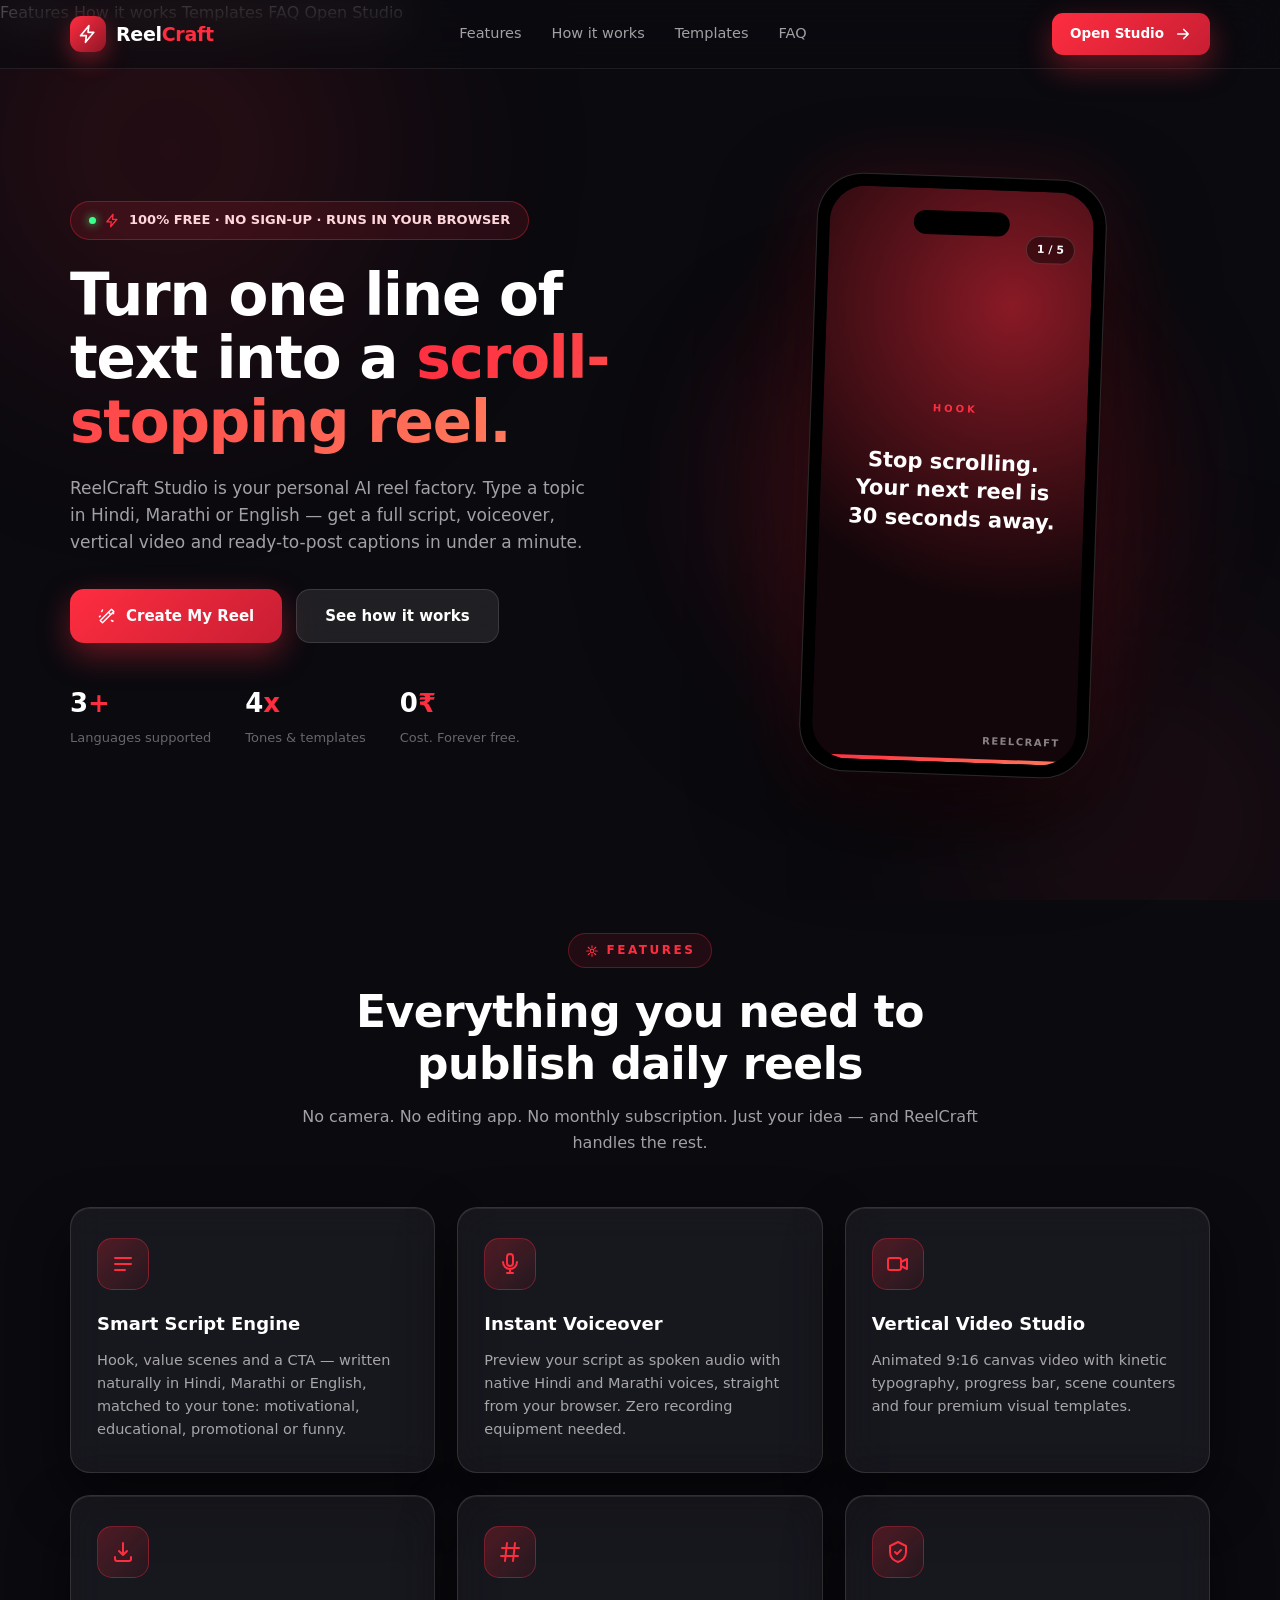
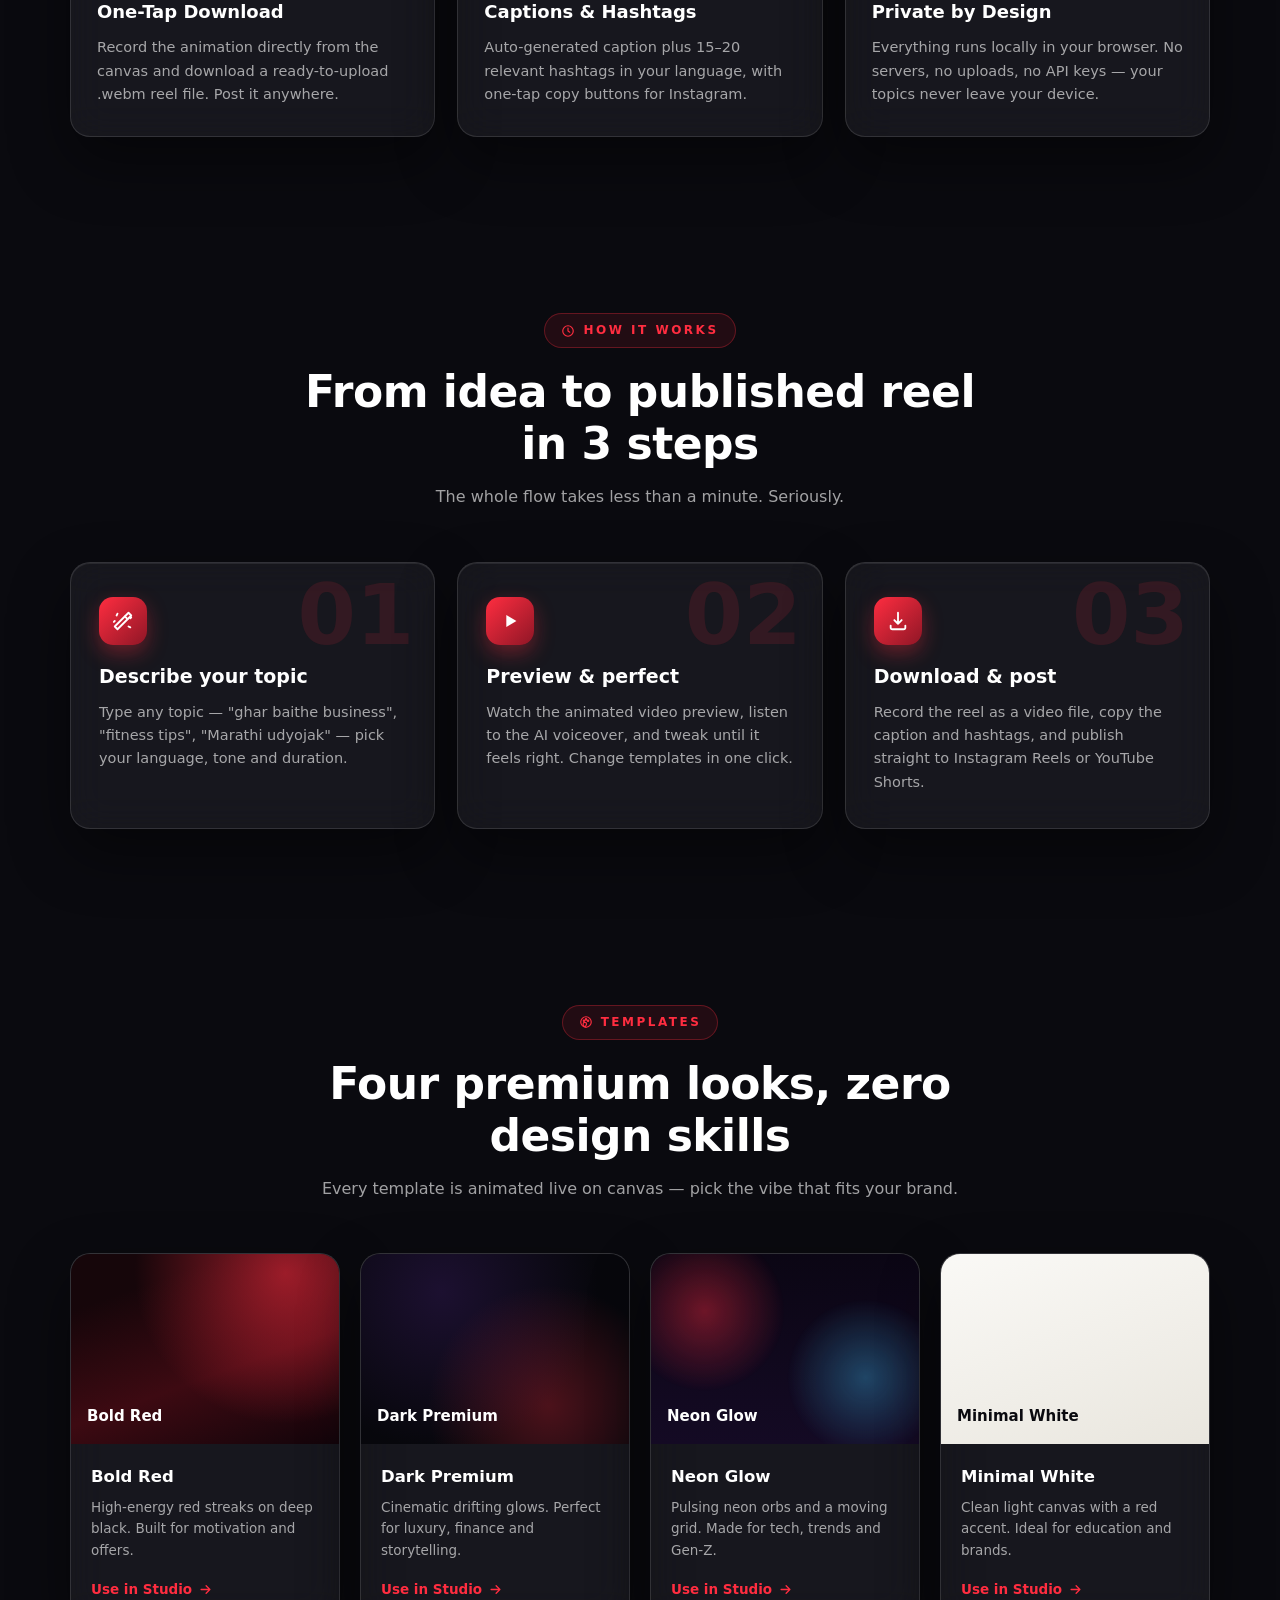
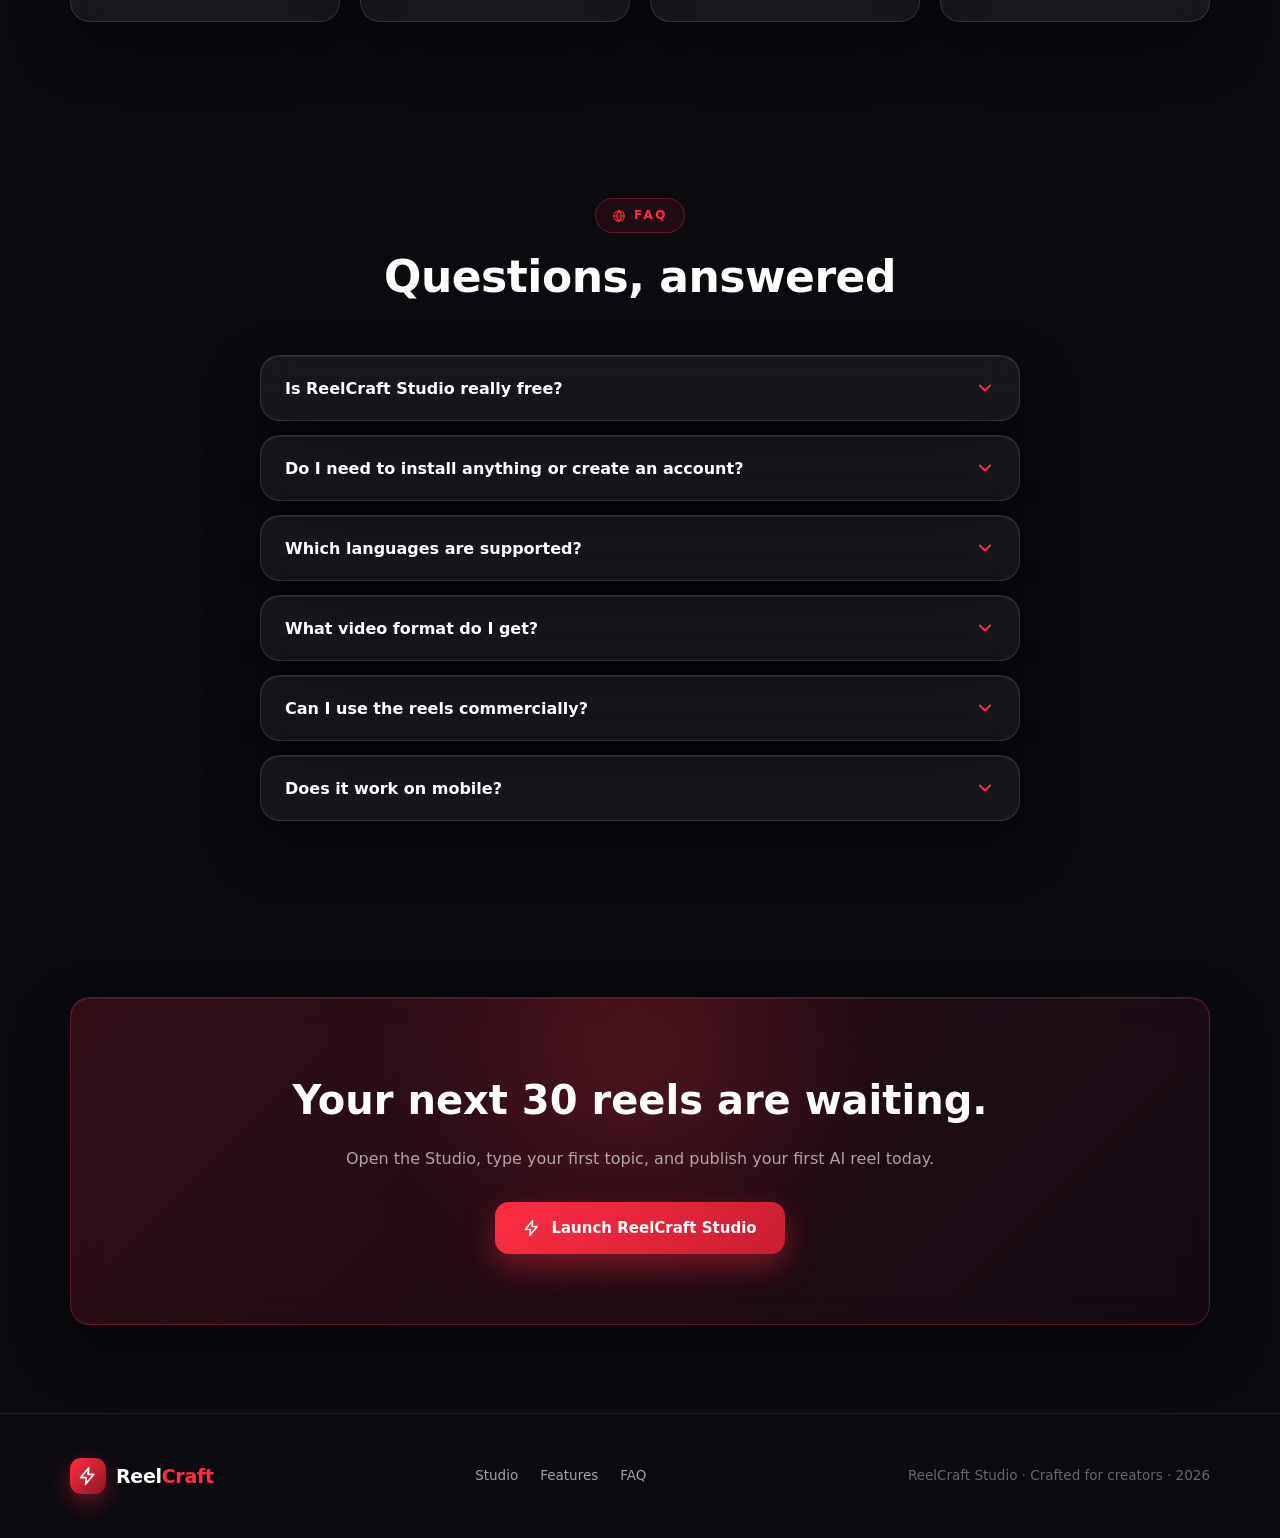
<file: index.html>
<!DOCTYPE html>
<html lang="en">
<head>
<meta charset="UTF-8">
<meta name="viewport" content="width=device-width, initial-scale=1.0">
<title>ReelCraft Studio — Turn One Line Into a Scroll-Stopping Reel</title>
<meta name="description" content="ReelCraft Studio is a free AI reel factory. Type a topic, pick a language and tone, and generate a complete reel script, voiceover, vertical video and captions — right in your browser. No sign-up, no backend.">
<link rel="icon" type="image/svg+xml" href="assets/favicon.svg">
<link rel="stylesheet" href="css/style.css">
</head>
<body>

<svg width="0" height="0" style="position:absolute" aria-hidden="true">
  <defs>
    <symbol id="i-bolt" viewBox="0 0 24 24" fill="none" stroke="currentColor" stroke-width="2" stroke-linecap="round" stroke-linejoin="round"><path d="M13 2 3 14h7l-1 8 10-12h-7l1-8z"/></symbol>
    <symbol id="i-spark" viewBox="0 0 24 24" fill="none" stroke="currentColor" stroke-width="2" stroke-linecap="round" stroke-linejoin="round"><path d="M12 3v3m0 12v3M3 12h3m12 0h3M5.6 5.6l2.1 2.1m8.6 8.6 2.1 2.1m0-12.8-2.1 2.1M7.7 16.3l-2.1 2.1"/><circle cx="12" cy="12" r="3.2"/></symbol>
    <symbol id="i-mic" viewBox="0 0 24 24" fill="none" stroke="currentColor" stroke-width="2" stroke-linecap="round" stroke-linejoin="round"><rect x="9" y="2" width="6" height="12" rx="3"/><path d="M5 10a7 7 0 0 0 14 0M12 17v4m-3 0h6"/></symbol>
    <symbol id="i-video" viewBox="0 0 24 24" fill="none" stroke="currentColor" stroke-width="2" stroke-linecap="round" stroke-linejoin="round"><rect x="2" y="6" width="13" height="12" rx="2"/><path d="m15 10 6-3v10l-6-3"/></symbol>
    <symbol id="i-download" viewBox="0 0 24 24" fill="none" stroke="currentColor" stroke-width="2" stroke-linecap="round" stroke-linejoin="round"><path d="M12 3v12m0 0 4-4m-4 4-4-4M4 17v2a2 2 0 0 0 2 2h12a2 2 0 0 0 2-2v-2"/></symbol>
    <symbol id="i-check" viewBox="0 0 24 24" fill="none" stroke="currentColor" stroke-width="2.4" stroke-linecap="round" stroke-linejoin="round"><path d="m4 12.5 5 5L20 6.5"/></symbol>
    <symbol id="i-chev" viewBox="0 0 24 24" fill="none" stroke="currentColor" stroke-width="2.4" stroke-linecap="round" stroke-linejoin="round"><path d="m6 9 6 6 6-6"/></symbol>
    <symbol id="i-arrow" viewBox="0 0 24 24" fill="none" stroke="currentColor" stroke-width="2.2" stroke-linecap="round" stroke-linejoin="round"><path d="M5 12h14m-6-6 6 6-6 6"/></symbol>
    <symbol id="i-clock" viewBox="0 0 24 24" fill="none" stroke="currentColor" stroke-width="2" stroke-linecap="round" stroke-linejoin="round"><circle cx="12" cy="12" r="9"/><path d="M12 7v5l3 2"/></symbol>
    <symbol id="i-palette" viewBox="0 0 24 24" fill="none" stroke="currentColor" stroke-width="2" stroke-linecap="round" stroke-linejoin="round"><circle cx="12" cy="12" r="9"/><circle cx="8.5" cy="10" r="1.2" fill="currentColor"/><circle cx="12" cy="7.5" r="1.2" fill="currentColor"/><circle cx="15.5" cy="10" r="1.2" fill="currentColor"/><path d="M12 21c-1 0-1.5-.8-1-1.7.6-1 2-2.3 2-3.8a3 3 0 0 0-6 0c0 2.5 2.5 5.5 5 5.5z"/></symbol>
    <symbol id="i-globe" viewBox="0 0 24 24" fill="none" stroke="currentColor" stroke-width="2" stroke-linecap="round" stroke-linejoin="round"><circle cx="12" cy="12" r="9"/><path d="M3 12h18M12 3c2.5 2.6 3.8 5.7 3.8 9S14.5 18.4 12 21c-2.5-2.6-3.8-5.7-3.8-9S9.5 5.6 12 3z"/></symbol>
    <symbol id="i-shield" viewBox="0 0 24 24" fill="none" stroke="currentColor" stroke-width="2" stroke-linecap="round" stroke-linejoin="round"><path d="M12 2 4 6v6c0 5 3.4 8.4 8 10 4.6-1.6 8-5 8-10V6l-8-4z"/><path d="m9 12 2 2 4-4"/></symbol>
    <symbol id="i-hash" viewBox="0 0 24 24" fill="none" stroke="currentColor" stroke-width="2" stroke-linecap="round" stroke-linejoin="round"><path d="M9 3 7 21M17 3l-2 18M4 8h17M3 16h17"/></symbol>
    <symbol id="i-play" viewBox="0 0 24 24" fill="currentColor"><path d="M8 5.5v13l11-6.5-11-6.5z"/></symbol>
    <symbol id="i-menu" viewBox="0 0 24 24" fill="none" stroke="currentColor" stroke-width="2.2" stroke-linecap="round"><path d="M4 7h16M4 12h16M4 17h16"/></symbol>
    <symbol id="i-wand" viewBox="0 0 24 24" fill="none" stroke="currentColor" stroke-width="2" stroke-linecap="round" stroke-linejoin="round"><path d="m6 21 15-15-3-3L3 18l3 3z"/><path d="m14 7 3 3M5 6l1-2m12 14 2 1M3 12l-1 1m18-4 1-1"/></symbol>
    <symbol id="i-text" viewBox="0 0 24 24" fill="none" stroke="currentColor" stroke-width="2" stroke-linecap="round" stroke-linejoin="round"><path d="M4 6h16M4 12h16M4 18h10"/></symbol>
  </defs>
</svg>

<div class="orbs"><div class="orb orb-a"></div><div class="orb orb-b"></div><div class="orb orb-c"></div></div>

<nav class="nav">
  <div class="nav-inner">
    <a href="index.html" class="logo">
      <span class="logo-mark"><svg><use href="#i-bolt"/></svg></span>
      <span>Reel<em>Craft</em></span>
    </a>
    <div class="nav-links">
      <a href="#features">Features</a>
      <a href="#how">How it works</a>
      <a href="#templates">Templates</a>
      <a href="#faq">FAQ</a>
    </div>
    <div class="nav-cta">
      <a href="studio.html" class="btn btn-primary btn-sm">Open Studio <svg><use href="#i-arrow"/></svg></a>
      <button class="burger" id="burger" aria-label="Open menu"><svg><use href="#i-menu"/></svg></button>
    </div>
  </div>
</nav>
<div class="mobile-menu" id="mobileMenu">
  <a href="#features">Features</a>
  <a href="#how">How it works</a>
  <a href="#templates">Templates</a>
  <a href="#faq">FAQ</a>
  <a href="studio.html">Open Studio</a>
</div>

<header class="hero">
  <div class="container hero-grid">
    <div>
      <div class="hero-badge"><span class="dot"></span><svg><use href="#i-bolt"/></svg>100% FREE · NO SIGN-UP · RUNS IN YOUR BROWSER</div>
      <h1>Turn one line of text into a <span class="grad">scroll-stopping reel.</span></h1>
      <p class="sub">ReelCraft Studio is your personal AI reel factory. Type a topic in Hindi, Marathi or English — get a full script, voiceover, vertical video and ready-to-post captions in under a minute.</p>
      <div class="hero-actions">
        <a href="studio.html" class="btn btn-primary"><svg><use href="#i-wand"/></svg>Create My Reel</a>
        <a href="#how" class="btn btn-ghost">See how it works</a>
      </div>
      <div class="hero-stats">
        <div class="stat"><b>3<i>+</i></b><span>Languages supported</span></div>
        <div class="stat"><b>4<i>x</i></b><span>Tones &amp; templates</span></div>
        <div class="stat"><b>0<i>₹</i></b><span>Cost. Forever free.</span></div>
      </div>
    </div>
    <div class="phone-wrap">
      <div class="phone-glow"></div>
      <div class="phone">
        <div class="phone-screen">
          <div class="notch"></div>
          <div class="hero-reel" id="heroReel">
            <div class="hr-count" id="hrCount">1 / 5</div>
            <div class="hr-tag" id="hrTag">HOOK</div>
            <div class="hr-text" id="hrText">Stop scrolling. Your next reel is 30 seconds away.</div>
            <div class="hr-wm">REELCRAFT</div>
            <div class="hr-bar" id="hrBar"></div>
          </div>
        </div>
      </div>
    </div>
  </div>
</header>

<section id="features">
  <div class="container">
    <div class="section-head">
      <div class="kicker"><svg><use href="#i-spark"/></svg>Features</div>
      <h2>Everything you need to publish daily reels</h2>
      <p>No camera. No editing app. No monthly subscription. Just your idea — and ReelCraft handles the rest.</p>
    </div>
    <div class="feat-grid">
      <div class="glass feat">
        <div class="feat-ic"><svg><use href="#i-text"/></svg></div>
        <h3>Smart Script Engine</h3>
        <p>Hook, value scenes and a CTA — written naturally in Hindi, Marathi or English, matched to your tone: motivational, educational, promotional or funny.</p>
      </div>
      <div class="glass feat">
        <div class="feat-ic"><svg><use href="#i-mic"/></svg></div>
        <h3>Instant Voiceover</h3>
        <p>Preview your script as spoken audio with native Hindi and Marathi voices, straight from your browser. Zero recording equipment needed.</p>
      </div>
      <div class="glass feat">
        <div class="feat-ic"><svg><use href="#i-video"/></svg></div>
        <h3>Vertical Video Studio</h3>
        <p>Animated 9:16 canvas video with kinetic typography, progress bar, scene counters and four premium visual templates.</p>
      </div>
      <div class="glass feat">
        <div class="feat-ic"><svg><use href="#i-download"/></svg></div>
        <h3>One-Tap Download</h3>
        <p>Record the animation directly from the canvas and download a ready-to-upload .webm reel file. Post it anywhere.</p>
      </div>
      <div class="glass feat">
        <div class="feat-ic"><svg><use href="#i-hash"/></svg></div>
        <h3>Captions &amp; Hashtags</h3>
        <p>Auto-generated caption plus 15–20 relevant hashtags in your language, with one-tap copy buttons for Instagram.</p>
      </div>
      <div class="glass feat">
        <div class="feat-ic"><svg><use href="#i-shield"/></svg></div>
        <h3>Private by Design</h3>
        <p>Everything runs locally in your browser. No servers, no uploads, no API keys — your topics never leave your device.</p>
      </div>
    </div>
  </div>
</section>

<section id="how">
  <div class="container">
    <div class="section-head">
      <div class="kicker"><svg><use href="#i-clock"/></svg>How it works</div>
      <h2>From idea to published reel in 3 steps</h2>
      <p>The whole flow takes less than a minute. Seriously.</p>
    </div>
    <div class="steps">
      <div class="glass step">
        <div class="step-num">01</div>
        <div class="step-ic"><svg><use href="#i-wand"/></svg></div>
        <h3>Describe your topic</h3>
        <p>Type any topic — "ghar baithe business", "fitness tips", "Marathi udyojak" — pick your language, tone and duration.</p>
      </div>
      <div class="glass step">
        <div class="step-num">02</div>
        <div class="step-ic"><svg><use href="#i-play"/></svg></div>
        <h3>Preview &amp; perfect</h3>
        <p>Watch the animated video preview, listen to the AI voiceover, and tweak until it feels right. Change templates in one click.</p>
      </div>
      <div class="glass step">
        <div class="step-num">03</div>
        <div class="step-ic"><svg><use href="#i-download"/></svg></div>
        <h3>Download &amp; post</h3>
        <p>Record the reel as a video file, copy the caption and hashtags, and publish straight to Instagram Reels or YouTube Shorts.</p>
      </div>
    </div>
  </div>
</section>

<section id="templates">
  <div class="container">
    <div class="section-head">
      <div class="kicker"><svg><use href="#i-palette"/></svg>Templates</div>
      <h2>Four premium looks, zero design skills</h2>
      <p>Every template is animated live on canvas — pick the vibe that fits your brand.</p>
    </div>
    <div class="tpl-grid">
      <div class="glass tpl">
        <div class="tpl-preview tpl-br"><span>Bold Red</span></div>
        <div class="tpl-body"><h3>Bold Red</h3><p>High-energy red streaks on deep black. Built for motivation and offers.</p><a href="studio.html">Use in Studio <svg><use href="#i-arrow"/></svg></a></div>
      </div>
      <div class="glass tpl">
        <div class="tpl-preview tpl-dp"><span>Dark Premium</span></div>
        <div class="tpl-body"><h3>Dark Premium</h3><p>Cinematic drifting glows. Perfect for luxury, finance and storytelling.</p><a href="studio.html">Use in Studio <svg><use href="#i-arrow"/></svg></a></div>
      </div>
      <div class="glass tpl">
        <div class="tpl-preview tpl-ng"><span>Neon Glow</span></div>
        <div class="tpl-body"><h3>Neon Glow</h3><p>Pulsing neon orbs and a moving grid. Made for tech, trends and Gen-Z.</p><a href="studio.html">Use in Studio <svg><use href="#i-arrow"/></svg></a></div>
      </div>
      <div class="glass tpl">
        <div class="tpl-preview tpl-mw"><span>Minimal White</span></div>
        <div class="tpl-body"><h3>Minimal White</h3><p>Clean light canvas with a red accent. Ideal for education and brands.</p><a href="studio.html">Use in Studio <svg><use href="#i-arrow"/></svg></a></div>
      </div>
    </div>
  </div>
</section>

<section id="faq">
  <div class="container">
    <div class="section-head">
      <div class="kicker"><svg><use href="#i-globe"/></svg>FAQ</div>
      <h2>Questions, answered</h2>
    </div>
    <div class="faq-wrap">
      <div class="glass faq-item">
        <button class="faq-q">Is ReelCraft Studio really free?<svg><use href="#i-chev"/></svg></button>
        <div class="faq-a"><p>Yes. There is no sign-up, no trial and no paid tier. The script engine, voice preview, video rendering and downloads all run locally in your browser using free built-in web technologies.</p></div>
      </div>
      <div class="glass faq-item">
        <button class="faq-q">Do I need to install anything or create an account?<svg><use href="#i-chev"/></svg></button>
        <div class="faq-a"><p>No. Open the Studio page in Chrome or Edge on your phone or computer and start creating. Your work is never uploaded anywhere.</p></div>
      </div>
      <div class="glass faq-item">
        <button class="faq-q">Which languages are supported?<svg><use href="#i-chev"/></svg></button>
        <div class="faq-a"><p>Hindi, Marathi and English — for scripts, voiceovers, captions and hashtags. The voiceover automatically picks a Hindi or Marathi voice when your device has one installed.</p></div>
      </div>
      <div class="glass faq-item">
        <button class="faq-q">What video format do I get?<svg><use href="#i-chev"/></svg></button>
        <div class="faq-a"><p>A vertical 9:16 .webm video file, recorded live from the animation canvas. It uploads directly to Instagram Reels, YouTube Shorts and WhatsApp Status.</p></div>
      </div>
      <div class="glass faq-item">
        <button class="faq-q">Can I use the reels commercially?<svg><use href="#i-chev"/></svg></button>
        <div class="faq-a"><p>Yes. Everything ReelCraft generates for you — scripts, videos, captions — is yours to use for personal or business content, including paid promotions.</p></div>
      </div>
      <div class="glass faq-item">
        <button class="faq-q">Does it work on mobile?<svg><use href="#i-chev"/></svg></button>
        <div class="faq-a"><p>Absolutely — the Studio is mobile-first. Generate, preview and download reels right from your phone's browser.</p></div>
      </div>
    </div>
  </div>
</section>

<section>
  <div class="container">
    <div class="glass cta-band">
      <h2>Your next 30 reels are waiting.</h2>
      <p>Open the Studio, type your first topic, and publish your first AI reel today.</p>
      <a href="studio.html" class="btn btn-primary"><svg><use href="#i-bolt"/></svg>Launch ReelCraft Studio</a>
    </div>
  </div>
</section>

<footer>
  <div class="container foot">
    <a href="index.html" class="logo">
      <span class="logo-mark"><svg><use href="#i-bolt"/></svg></span>
      <span>Reel<em>Craft</em></span>
    </a>
    <div class="foot-links">
      <a href="studio.html">Studio</a>
      <a href="#features">Features</a>
      <a href="#faq">FAQ</a>
    </div>
    <p>ReelCraft Studio · Crafted for creators · 2026</p>
  </div>
</footer>

<div id="autotest-output" style="display:none"></div>
<script src="js/landing.js"></script>
</body>
</html>
</file>
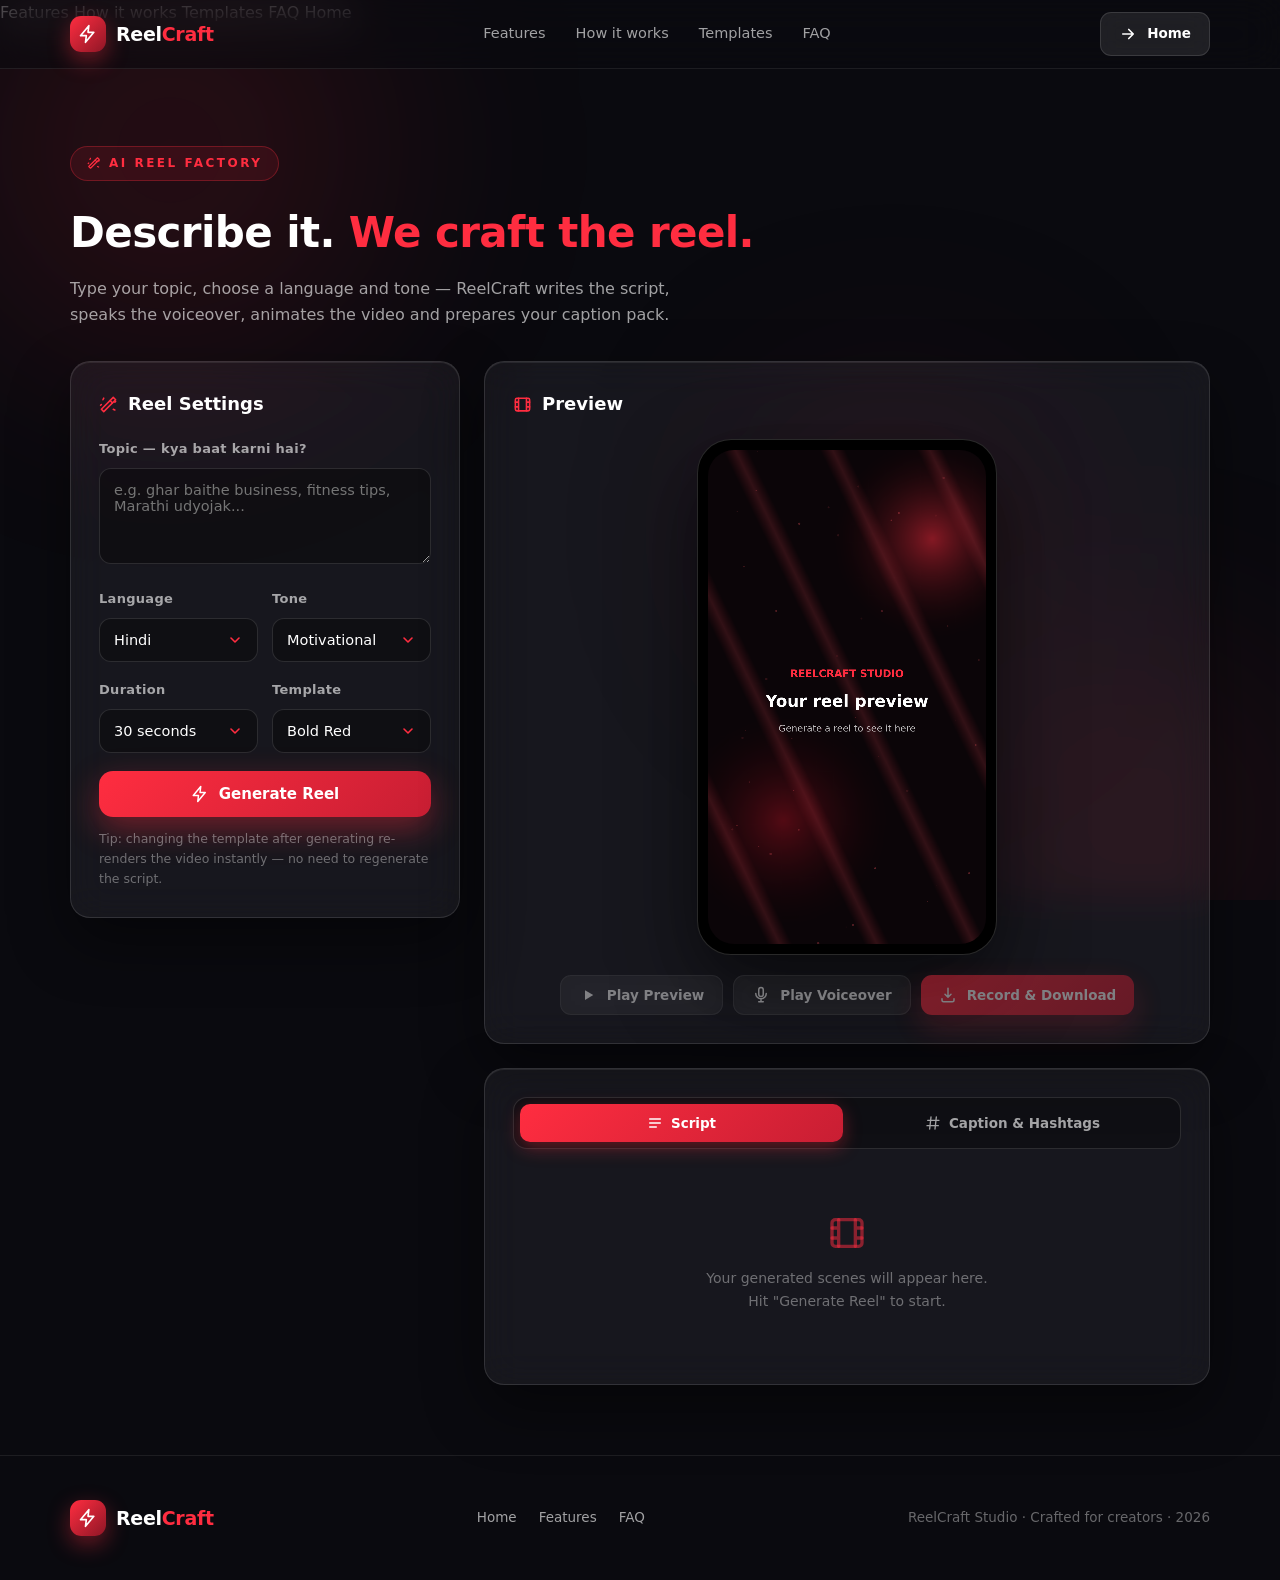
<file: studio.html>
<!DOCTYPE html>
<html lang="en">
<head>
<meta charset="UTF-8">
<meta name="viewport" content="width=device-width, initial-scale=1.0">
<title>ReelCraft Studio — AI Reel Generator</title>
<meta name="description" content="Generate a complete Instagram reel from one line of text: script, voiceover, vertical video, captions and hashtags — free, in your browser.">
<link rel="icon" type="image/svg+xml" href="assets/favicon.svg">
<link rel="stylesheet" href="css/style.css">
</head>
<body>

<svg width="0" height="0" style="position:absolute" aria-hidden="true">
  <defs>
    <symbol id="i-bolt" viewBox="0 0 24 24" fill="none" stroke="currentColor" stroke-width="2" stroke-linecap="round" stroke-linejoin="round"><path d="M13 2 3 14h7l-1 8 10-12h-7l1-8z"/></symbol>
    <symbol id="i-wand" viewBox="0 0 24 24" fill="none" stroke="currentColor" stroke-width="2" stroke-linecap="round" stroke-linejoin="round"><path d="m6 21 15-15-3-3L3 18l3 3z"/><path d="m14 7 3 3M5 6l1-2m12 14 2 1M3 12l-1 1m18-4 1-1"/></symbol>
    <symbol id="i-mic" viewBox="0 0 24 24" fill="none" stroke="currentColor" stroke-width="2" stroke-linecap="round" stroke-linejoin="round"><rect x="9" y="2" width="6" height="12" rx="3"/><path d="M5 10a7 7 0 0 0 14 0M12 17v4m-3 0h6"/></symbol>
    <symbol id="i-play" viewBox="0 0 24 24" fill="currentColor"><path d="M8 5.5v13l11-6.5-11-6.5z"/></symbol>
    <symbol id="i-stop" viewBox="0 0 24 24" fill="currentColor"><rect x="6" y="6" width="12" height="12" rx="2"/></symbol>
    <symbol id="i-download" viewBox="0 0 24 24" fill="none" stroke="currentColor" stroke-width="2" stroke-linecap="round" stroke-linejoin="round"><path d="M12 3v12m0 0 4-4m-4 4-4-4M4 17v2a2 2 0 0 0 2 2h12a2 2 0 0 0 2-2v-2"/></symbol>
    <symbol id="i-copy" viewBox="0 0 24 24" fill="none" stroke="currentColor" stroke-width="2" stroke-linecap="round" stroke-linejoin="round"><rect x="9" y="9" width="12" height="12" rx="2"/><path d="M5 15V5a2 2 0 0 1 2-2h10"/></symbol>
    <symbol id="i-check" viewBox="0 0 24 24" fill="none" stroke="currentColor" stroke-width="2.4" stroke-linecap="round" stroke-linejoin="round"><path d="m4 12.5 5 5L20 6.5"/></symbol>
    <symbol id="i-text" viewBox="0 0 24 24" fill="none" stroke="currentColor" stroke-width="2" stroke-linecap="round" stroke-linejoin="round"><path d="M4 6h16M4 12h16M4 18h10"/></symbol>
    <symbol id="i-hash" viewBox="0 0 24 24" fill="none" stroke="currentColor" stroke-width="2" stroke-linecap="round" stroke-linejoin="round"><path d="M9 3 7 21M17 3l-2 18M4 8h17M3 16h17"/></symbol>
    <symbol id="i-arrow" viewBox="0 0 24 24" fill="none" stroke="currentColor" stroke-width="2.2" stroke-linecap="round" stroke-linejoin="round"><path d="M5 12h14m-6-6 6 6-6 6"/></symbol>
    <symbol id="i-film" viewBox="0 0 24 24" fill="none" stroke="currentColor" stroke-width="2" stroke-linecap="round" stroke-linejoin="round"><rect x="3" y="4" width="18" height="16" rx="2"/><path d="M7 4v16M17 4v16M3 9h4M3 15h4M17 9h4M17 15h4"/></symbol>
    <symbol id="i-alert" viewBox="0 0 24 24" fill="none" stroke="currentColor" stroke-width="2" stroke-linecap="round" stroke-linejoin="round"><circle cx="12" cy="12" r="9"/><path d="M12 8v4m0 4h.01"/></symbol>
    <symbol id="i-menu" viewBox="0 0 24 24" fill="none" stroke="currentColor" stroke-width="2.2" stroke-linecap="round"><path d="M4 7h16M4 12h16M4 17h16"/></symbol>
  </defs>
</svg>

<div class="orbs"><div class="orb orb-a"></div><div class="orb orb-b"></div><div class="orb orb-c"></div></div>

<nav class="nav">
  <div class="nav-inner">
    <a href="index.html" class="logo">
      <span class="logo-mark"><svg><use href="#i-bolt"/></svg></span>
      <span>Reel<em>Craft</em></span>
    </a>
    <div class="nav-links">
      <a href="index.html#features">Features</a>
      <a href="index.html#how">How it works</a>
      <a href="index.html#templates">Templates</a>
      <a href="index.html#faq">FAQ</a>
    </div>
    <div class="nav-cta">
      <a href="index.html" class="btn btn-ghost btn-sm"><svg><use href="#i-arrow"/></svg> Home</a>
      <button class="burger" id="burger" aria-label="Open menu"><svg><use href="#i-menu"/></svg></button>
    </div>
  </div>
</nav>
<div class="mobile-menu" id="mobileMenu">
  <a href="index.html#features">Features</a>
  <a href="index.html#how">How it works</a>
  <a href="index.html#templates">Templates</a>
  <a href="index.html#faq">FAQ</a>
  <a href="index.html">Home</a>
</div>

<main class="studio">
  <div class="container">
    <div class="studio-head">
      <div class="kicker"><svg><use href="#i-wand"/></svg>AI Reel Factory</div>
      <h1>Describe it. <em>We craft the reel.</em></h1>
      <p>Type your topic, choose a language and tone — ReelCraft writes the script, speaks the voiceover, animates the video and prepares your caption pack.</p>
    </div>

    <div class="studio-grid">
      <!-- Controls -->
      <div class="glass panel">
        <h2><svg><use href="#i-wand"/></svg>Reel Settings</h2>
        <div class="form-error" id="formError" role="alert"></div>
        <div class="field">
          <label for="topic">Topic — kya baat karni hai?</label>
          <textarea id="topic" maxlength="120" placeholder="e.g. ghar baithe business, fitness tips, Marathi udyojak..."></textarea>
        </div>
        <div class="field-row">
          <div class="field">
            <label for="language">Language</label>
            <select id="language">
              <option value="hi">Hindi</option>
              <option value="mr">Marathi</option>
              <option value="en">English</option>
            </select>
          </div>
          <div class="field">
            <label for="tone">Tone</label>
            <select id="tone">
              <option value="motivational">Motivational</option>
              <option value="educational">Educational</option>
              <option value="promotional">Promotional</option>
              <option value="funny">Funny</option>
            </select>
          </div>
        </div>
        <div class="field-row">
          <div class="field">
            <label for="duration">Duration</label>
            <select id="duration">
              <option value="15">15 seconds</option>
              <option value="30" selected>30 seconds</option>
              <option value="60">60 seconds</option>
            </select>
          </div>
          <div class="field">
            <label for="template">Template</label>
            <select id="template">
              <option value="bold-red">Bold Red</option>
              <option value="dark-premium">Dark Premium</option>
              <option value="neon-glow">Neon Glow</option>
              <option value="minimal-white">Minimal White</option>
            </select>
          </div>
        </div>
        <button class="btn btn-primary btn-block" id="generateBtn"><svg><use href="#i-bolt"/></svg>Generate Reel</button>
        <p class="form-note">Tip: changing the template after generating re-renders the video instantly — no need to regenerate the script.</p>
      </div>

      <!-- Stage + output -->
      <div>
        <div class="glass panel stage-card">
          <h2 style="align-self:flex-start"><svg><use href="#i-film"/></svg>Preview</h2>
          <div class="stage-phone">
            <canvas id="reelCanvas" width="1080" height="1920"></canvas>
          </div>
          <div class="stage-actions">
            <button class="btn btn-ghost btn-sm" id="previewBtn" disabled><svg><use href="#i-play"/></svg>Play Preview</button>
            <button class="btn btn-ghost btn-sm" id="voiceBtn" disabled><svg><use href="#i-mic"/></svg>Play Voiceover</button>
            <button class="btn btn-primary btn-sm" id="recordBtn" disabled><svg><use href="#i-download"/></svg>Record &amp; Download</button>
          </div>
          <div class="rec-status" id="recStatus"><span class="rec-dot"></span><span id="recText">Recording…</span></div>
          <div class="dl-row" id="dlRow">
            <a class="btn btn-primary btn-sm" id="dlLink" href="#" download="reelcraft-reel.webm"><svg><use href="#i-download"/></svg>Download Reel (.webm)</a>
          </div>
        </div>

        <div class="glass panel" style="margin-top:24px">
          <div class="tabs" role="tablist">
            <button class="tab-btn active" data-tab="scriptTab" role="tab"><svg><use href="#i-text"/></svg>Script</button>
            <button class="tab-btn" data-tab="captionTab" role="tab"><svg><use href="#i-hash"/></svg>Caption &amp; Hashtags</button>
          </div>
          <div class="tab-panel active" id="scriptTab">
            <div id="sceneList"><div class="empty-state"><svg><use href="#i-film"/></svg>Your generated scenes will appear here.<br>Hit "Generate Reel" to start.</div></div>
          </div>
          <div class="tab-panel" id="captionTab">
            <div id="captionWrap"><div class="empty-state"><svg><use href="#i-hash"/></svg>Caption and hashtags will appear here<br>after you generate a reel.</div></div>
          </div>
        </div>
      </div>
    </div>
  </div>
</main>

<footer>
  <div class="container foot">
    <a href="index.html" class="logo">
      <span class="logo-mark"><svg><use href="#i-bolt"/></svg></span>
      <span>Reel<em>Craft</em></span>
    </a>
    <div class="foot-links">
      <a href="index.html">Home</a>
      <a href="index.html#features">Features</a>
      <a href="index.html#faq">FAQ</a>
    </div>
    <p>ReelCraft Studio · Crafted for creators · 2026</p>
  </div>
</footer>

<div class="toast" id="toast"><svg><use href="#i-check"/></svg><span id="toastText"></span></div>
<div id="autotest-output" style="display:none"></div>
<script src="js/app.js"></script>
</body>
</html>
</file>
<file: css/style.css>
/* ReelCraft Studio — Design System
   Glassmorphism · Red/Black/White · Mobile-first */

:root{
  --bg:#0a0a0f;
  --bg2:#0e0e16;
  --red:#ff2d40;
  --red2:#e63946;
  --red-deep:#a31326;
  --text:#ffffff;
  --muted:rgba(255,255,255,.62);
  --faint:rgba(255,255,255,.38);
  --glass:rgba(255,255,255,.055);
  --glass-strong:rgba(255,255,255,.09);
  --stroke:rgba(255,255,255,.12);
  --radius:20px;
  --font-body:"Inter",system-ui,-apple-system,"Segoe UI",Roboto,"Noto Sans",sans-serif;
  --font-display:"Sora","Inter",system-ui,-apple-system,"Segoe UI",sans-serif;
}

*{margin:0;padding:0;box-sizing:border-box}
html{scroll-behavior:smooth}
body{
  background:var(--bg);
  color:var(--text);
  font-family:var(--font-body);
  line-height:1.6;
  overflow-x:hidden;
  -webkit-font-smoothing:antialiased;
}
::selection{background:var(--red);color:#fff}
a{color:inherit;text-decoration:none}
img,svg{display:block}
button{font-family:inherit}

/* ---------- Ambient orbs ---------- */
.orbs{position:fixed;inset:0;z-index:0;pointer-events:none;overflow:hidden}
.orb{position:absolute;border-radius:50%;filter:blur(110px);opacity:.55}
.orb-a{width:620px;height:620px;top:-160px;left:-140px;
  background:radial-gradient(circle,rgba(255,45,64,.34),transparent 70%);
  animation:drift 22s ease-in-out infinite alternate}
.orb-b{width:520px;height:520px;bottom:-180px;right:-120px;
  background:radial-gradient(circle,rgba(230,57,70,.26),transparent 70%);
  animation:drift 26s ease-in-out infinite alternate-reverse}
.orb-c{width:380px;height:380px;top:38%;left:55%;
  background:radial-gradient(circle,rgba(122,22,34,.5),transparent 70%);
  animation:drift 30s ease-in-out infinite alternate}
@keyframes drift{
  from{transform:translate(0,0) scale(1)}
  to{transform:translate(60px,40px) scale(1.12)}
}

/* ---------- Layout ---------- */
.container{width:min(1140px,92%);margin:0 auto;position:relative;z-index:1}
section{padding:88px 0;position:relative;z-index:1}
.section-head{max-width:680px;margin:0 auto 52px;text-align:center}
.kicker{display:inline-flex;align-items:center;gap:8px;font-size:12px;font-weight:700;
  letter-spacing:2.5px;text-transform:uppercase;color:var(--red);
  background:rgba(255,45,64,.1);border:1px solid rgba(255,45,64,.3);
  padding:7px 16px;border-radius:100px;margin-bottom:18px}
.kicker svg{width:14px;height:14px}
.section-head h2{font-family:var(--font-display);font-size:clamp(28px,4.5vw,44px);
  font-weight:800;line-height:1.18;letter-spacing:-.5px}
.section-head p{color:var(--muted);margin-top:14px;font-size:16px}

/* ---------- Glass ---------- */
.glass{
  background:var(--glass);
  border:1px solid var(--stroke);
  border-radius:var(--radius);
  backdrop-filter:blur(18px) saturate(150%);
  -webkit-backdrop-filter:blur(18px) saturate(150%);
  box-shadow:0 24px 60px rgba(0,0,0,.45), inset 0 1px 0 rgba(255,255,255,.08);
}

/* ---------- Buttons ---------- */
.btn{display:inline-flex;align-items:center;justify-content:center;gap:10px;
  font-weight:700;font-size:15px;padding:14px 28px;border-radius:14px;border:none;
  cursor:pointer;transition:transform .18s ease,box-shadow .18s ease,background .18s ease;
  white-space:nowrap}
.btn svg{width:18px;height:18px;flex:none}
.btn-primary{background:linear-gradient(135deg,#ff2d40,#c81e33);color:#fff;
  box-shadow:0 12px 32px rgba(255,45,64,.38)}
.btn-primary:hover{transform:translateY(-2px);box-shadow:0 18px 40px rgba(255,45,64,.5)}
.btn-primary:active{transform:translateY(0)}
.btn-ghost{background:var(--glass-strong);color:#fff;border:1px solid var(--stroke);
  backdrop-filter:blur(12px);-webkit-backdrop-filter:blur(12px)}
.btn-ghost:hover{background:rgba(255,255,255,.14);transform:translateY(-2px)}
.btn:disabled{opacity:.45;cursor:not-allowed;transform:none!important}
.btn-sm{padding:10px 18px;font-size:13.5px;border-radius:11px}
.btn-block{width:100%}

/* ---------- Nav ---------- */
.nav{position:fixed;top:0;left:0;right:0;z-index:50;
  background:rgba(10,10,15,.6);backdrop-filter:blur(20px);-webkit-backdrop-filter:blur(20px);
  border-bottom:1px solid rgba(255,255,255,.08)}
.nav-inner{width:min(1140px,92%);margin:0 auto;display:flex;align-items:center;
  justify-content:space-between;height:68px}
.logo{display:flex;align-items:center;gap:10px;font-family:var(--font-display);
  font-weight:800;font-size:19px;letter-spacing:-.3px}
.logo-mark{width:36px;height:36px;border-radius:11px;display:grid;place-items:center;
  background:linear-gradient(135deg,#ff2d40,#8f1626);box-shadow:0 8px 22px rgba(255,45,64,.4)}
.logo-mark svg{width:20px;height:20px;color:#fff}
.logo span em{font-style:normal;color:var(--red)}
.nav-links{display:flex;align-items:center;gap:30px;font-size:14.5px;font-weight:500;color:var(--muted)}
.nav-links a:hover{color:#fff}
.nav-cta{display:flex;align-items:center;gap:12px}
.burger{display:none;background:none;border:none;color:#fff;cursor:pointer;padding:8px}
.burger svg{width:24px;height:24px}

/* ---------- Hero ---------- */
.hero{padding:150px 0 70px;position:relative;z-index:1}
.hero-grid{display:grid;grid-template-columns:1.05fr .95fr;gap:56px;align-items:center}
.hero-badge{display:inline-flex;align-items:center;gap:9px;font-size:13px;font-weight:600;
  color:#ffd7db;background:rgba(255,45,64,.12);border:1px solid rgba(255,45,64,.35);
  padding:8px 18px;border-radius:100px;margin-bottom:24px}
.hero-badge svg{width:15px;height:15px;color:var(--red)}
.hero-badge .dot{width:7px;height:7px;border-radius:50%;background:#3dff8a;
  box-shadow:0 0 10px #3dff8a;animation:pulse 2s infinite}
@keyframes pulse{50%{opacity:.4}}
.hero h1{font-family:var(--font-display);font-size:clamp(34px,5.4vw,58px);
  font-weight:800;line-height:1.1;letter-spacing:-1.2px;margin-bottom:20px}
.hero h1 .grad{background:linear-gradient(120deg,#ff2d40,#ff7a5c);
  -webkit-background-clip:text;background-clip:text;color:transparent}
.hero p.sub{color:var(--muted);font-size:17px;max-width:520px;margin-bottom:32px}
.hero-actions{display:flex;gap:14px;flex-wrap:wrap;margin-bottom:40px}
.hero-stats{display:flex;gap:34px;flex-wrap:wrap}
.stat b{display:block;font-family:var(--font-display);font-size:26px;font-weight:800}
.stat b i{font-style:normal;color:var(--red)}
.stat span{font-size:13px;color:var(--faint)}

/* Phone mockup */
.phone-wrap{display:flex;justify-content:center;position:relative}
.phone{width:min(290px,72vw);aspect-ratio:9/18.6;border-radius:46px;position:relative;
  background:#000;border:1px solid rgba(255,255,255,.16);
  box-shadow:0 40px 100px rgba(0,0,0,.7),0 0 80px rgba(255,45,64,.18);
  padding:12px;transform:rotate(2deg)}
.phone-screen{width:100%;height:100%;border-radius:36px;overflow:hidden;position:relative;
  background:#0a0a0f;display:flex;flex-direction:column}
.notch{position:absolute;top:22px;left:50%;transform:translateX(-50%);width:96px;height:24px;
  background:#000;border-radius:14px;z-index:3}
.hero-reel{flex:1;position:relative;display:flex;flex-direction:column;justify-content:center;
  align-items:center;text-align:center;padding:28px 22px;overflow:hidden;transition:background 1s}
.hero-reel .hr-tag{font-size:10px;font-weight:800;letter-spacing:3px;color:var(--red);margin-bottom:14px}
.hero-reel .hr-text{font-family:var(--font-display);font-weight:800;font-size:21px;line-height:1.35;
  min-height:120px;display:flex;align-items:center}
.hero-reel .hr-bar{position:absolute;bottom:0;left:0;height:4px;background:linear-gradient(90deg,#ff2d40,#ff7a5c);
  transition:width .4s linear}
.hero-reel .hr-count{position:absolute;top:44px;right:18px;font-size:11px;font-weight:700;
  background:rgba(0,0,0,.45);border:1px solid rgba(255,255,255,.15);padding:4px 10px;border-radius:20px}
.hero-reel .hr-wm{position:absolute;bottom:14px;right:16px;font-size:10px;font-weight:700;
  letter-spacing:1.5px;color:rgba(255,255,255,.5)}
.phone-glow{position:absolute;inset:-40px;background:radial-gradient(circle,rgba(255,45,64,.22),transparent 65%);
  filter:blur(40px);z-index:-1}

/* ---------- Features ---------- */
.feat-grid{display:grid;grid-template-columns:repeat(3,1fr);gap:22px}
.feat{padding:30px 26px;transition:transform .2s ease,border-color .2s ease}
.feat:hover{transform:translateY(-6px);border-color:rgba(255,45,64,.4)}
.feat-ic{width:52px;height:52px;border-radius:15px;display:grid;place-items:center;margin-bottom:20px;
  background:linear-gradient(135deg,rgba(255,45,64,.25),rgba(255,45,64,.06));
  border:1px solid rgba(255,45,64,.35)}
.feat-ic svg{width:24px;height:24px;color:var(--red)}
.feat h3{font-family:var(--font-display);font-size:18px;font-weight:700;margin-bottom:10px}
.feat p{font-size:14.5px;color:var(--muted)}

/* ---------- Steps ---------- */
.steps{display:grid;grid-template-columns:repeat(3,1fr);gap:22px;counter-reset:step}
.step{padding:34px 28px;position:relative;overflow:hidden}
.step-num{position:absolute;top:10px;right:20px;font-family:var(--font-display);
  font-size:84px;font-weight:800;color:rgba(255,45,64,.12);line-height:1}
.step h3{font-family:var(--font-display);font-size:19px;margin:16px 0 10px}
.step p{font-size:14.5px;color:var(--muted)}
.step-ic{width:48px;height:48px;border-radius:14px;display:grid;place-items:center;
  background:linear-gradient(135deg,#ff2d40,#8f1626);box-shadow:0 8px 20px rgba(255,45,64,.35)}
.step-ic svg{width:22px;height:22px;color:#fff}

/* ---------- Template gallery ---------- */
.tpl-grid{display:grid;grid-template-columns:repeat(4,1fr);gap:20px}
.tpl{overflow:hidden;transition:transform .2s ease}
.tpl:hover{transform:translateY(-6px)}
.tpl-preview{height:190px;position:relative;display:flex;align-items:flex-end;padding:16px}
.tpl-preview span{font-family:var(--font-display);font-weight:800;font-size:15px;position:relative;z-index:1}
.tpl-br{background:linear-gradient(160deg,#16060a 20%,#3d0a12 60%,#12040a);}
.tpl-br::before{content:"";position:absolute;inset:0;
  background:radial-gradient(circle at 80% 10%,rgba(255,45,64,.55),transparent 55%)}
.tpl-dp{background:radial-gradient(circle at 30% 20%,#1c1030 0%,#07070c 65%)}
.tpl-dp::before{content:"";position:absolute;inset:0;
  background:radial-gradient(circle at 70% 80%,rgba(255,45,64,.28),transparent 50%)}
.tpl-ng{background:linear-gradient(180deg,#0b0614,#140a24)}
.tpl-ng::before{content:"";position:absolute;inset:0;opacity:.8;
  background:
    radial-gradient(circle at 20% 30%,rgba(255,45,64,.5),transparent 32%),
    radial-gradient(circle at 80% 65%,rgba(64,200,255,.4),transparent 32%)}
.tpl-mw{background:linear-gradient(160deg,#faf9f6,#e9e6de)}
.tpl-mw span{color:#0a0a0f}
.tpl-body{padding:20px}
.tpl-body h3{font-family:var(--font-display);font-size:16.5px;margin-bottom:6px}
.tpl-body p{font-size:13.5px;color:var(--muted);margin-bottom:14px}
.tpl-body a{font-size:13.5px;font-weight:700;color:var(--red);display:inline-flex;align-items:center;gap:6px}
.tpl-body a svg{width:15px;height:15px}

/* ---------- FAQ ---------- */
.faq-wrap{max-width:760px;margin:0 auto;display:flex;flex-direction:column;gap:14px}
.faq-item{overflow:hidden;transition:border-color .2s}
.faq-item.open{border-color:rgba(255,45,64,.4)}
.faq-q{width:100%;background:none;border:none;color:#fff;display:flex;justify-content:space-between;
  align-items:center;gap:16px;padding:22px 24px;cursor:pointer;font-size:16px;font-weight:600;text-align:left}
.faq-q svg{width:20px;height:20px;flex:none;color:var(--red);transition:transform .25s}
.faq-item.open .faq-q svg{transform:rotate(180deg)}
.faq-a{max-height:0;overflow:hidden;transition:max-height .3s ease}
.faq-a p{padding:0 24px 22px;color:var(--muted);font-size:14.5px}

/* ---------- CTA band ---------- */
.cta-band{padding:70px 44px;text-align:center;position:relative;overflow:hidden;
  background:linear-gradient(135deg,rgba(255,45,64,.16),rgba(255,45,64,.04));
  border:1px solid rgba(255,45,64,.3)}
.cta-band::before{content:"";position:absolute;width:500px;height:500px;border-radius:50%;
  background:radial-gradient(circle,rgba(255,45,64,.25),transparent 65%);filter:blur(60px);
  top:-200px;left:50%;transform:translateX(-50%)}
.cta-band h2{font-family:var(--font-display);font-size:clamp(26px,4vw,40px);font-weight:800;
  margin-bottom:14px;position:relative}
.cta-band p{color:var(--muted);margin-bottom:30px;position:relative}
.cta-band .btn{position:relative}

/* ---------- Footer ---------- */
footer{border-top:1px solid rgba(255,255,255,.08);padding:44px 0;position:relative;z-index:1}
.foot{display:flex;justify-content:space-between;align-items:center;gap:20px;flex-wrap:wrap}
.foot p{font-size:13.5px;color:var(--faint)}
.foot-links{display:flex;gap:22px;font-size:13.5px;color:var(--muted)}
.foot-links a:hover{color:#fff}

/* ================= STUDIO ================= */
.studio{padding:120px 0 70px;position:relative;z-index:1}
.studio-head{margin-bottom:34px}
.studio-head h1{font-family:var(--font-display);font-size:clamp(28px,4vw,42px);
  font-weight:800;letter-spacing:-.6px;margin-bottom:10px}
.studio-head h1 em{font-style:normal;color:var(--red)}
.studio-head p{color:var(--muted);max-width:640px}
.studio-grid{display:grid;grid-template-columns:390px 1fr;gap:24px;align-items:start}

.panel{padding:28px}
.panel h2{font-family:var(--font-display);font-size:18px;margin-bottom:20px;
  display:flex;align-items:center;gap:10px}
.panel h2 svg{width:19px;height:19px;color:var(--red)}

.field{margin-bottom:18px}
.field label{display:block;font-size:13px;font-weight:600;color:var(--muted);
  margin-bottom:8px;letter-spacing:.3px}
.field textarea,.field select{width:100%;background:rgba(0,0,0,.35);border:1px solid var(--stroke);
  border-radius:12px;color:#fff;padding:13px 14px;font-size:14.5px;font-family:inherit;
  outline:none;transition:border-color .18s}
.field textarea{min-height:96px;resize:vertical}
.field textarea:focus,.field select:focus{border-color:var(--red)}
.field select{appearance:none;-webkit-appearance:none;cursor:pointer;
  background-image:url("data:image/svg+xml,%3Csvg xmlns='http://www.w3.org/2000/svg' width='16' height='16' viewBox='0 0 24 24' fill='none' stroke='%23ff2d40' stroke-width='2.4' stroke-linecap='round' stroke-linejoin='round'%3E%3Cpath d='m6 9 6 6 6-6'/%3E%3C/svg%3E");
  background-repeat:no-repeat;background-position:right 14px center;padding-right:40px}
.field select option{background:#14141c;color:#fff}
.field-row{display:grid;grid-template-columns:1fr 1fr;gap:14px}

.form-error{display:none;background:rgba(255,45,64,.1);border:1px solid rgba(255,45,64,.45);
  color:#ffb3ba;font-size:13.5px;padding:12px 15px;border-radius:12px;margin-bottom:18px}
.form-error.show{display:block}
.form-note{font-size:12.5px;color:var(--faint);margin-top:12px}

/* Stage */
.stage-card{padding:28px;display:flex;flex-direction:column;align-items:center}
.stage-phone{width:min(300px,74vw);border-radius:34px;background:#000;
  border:1px solid rgba(255,255,255,.16);padding:10px;position:relative;
  box-shadow:0 30px 80px rgba(0,0,0,.6)}
.stage-phone canvas{width:100%;aspect-ratio:9/16;border-radius:26px;display:block;background:#000}
.stage-actions{display:flex;gap:10px;flex-wrap:wrap;justify-content:center;margin-top:20px}
.rec-status{display:none;align-items:center;gap:10px;margin-top:16px;font-size:13.5px;
  font-weight:600;color:#ffb3ba;background:rgba(255,45,64,.1);
  border:1px solid rgba(255,45,64,.4);padding:10px 18px;border-radius:100px}
.rec-status.show{display:inline-flex}
.rec-dot{width:10px;height:10px;border-radius:50%;background:var(--red);animation:pulse 1s infinite}
.dl-row{display:none;margin-top:16px}
.dl-row.show{display:block}

/* Tabs */
.tabs{display:flex;gap:8px;margin-bottom:20px;background:rgba(0,0,0,.3);
  padding:6px;border-radius:14px;border:1px solid var(--stroke)}
.tab-btn{flex:1;background:none;border:none;color:var(--muted);font-weight:700;font-size:13.5px;
  padding:11px;border-radius:10px;cursor:pointer;display:flex;align-items:center;
  justify-content:center;gap:8px;transition:all .18s}
.tab-btn svg{width:16px;height:16px}
.tab-btn.active{background:linear-gradient(135deg,#ff2d40,#c81e33);color:#fff;
  box-shadow:0 6px 18px rgba(255,45,64,.35)}
.tab-panel{display:none}
.tab-panel.active{display:block;animation:fadeUp .3s ease}
@keyframes fadeUp{from{opacity:0;transform:translateY(8px)}to{opacity:1;transform:none}}

.scene-card{display:flex;gap:14px;padding:16px 18px;border-radius:14px;margin-bottom:12px;
  background:rgba(255,255,255,.04);border:1px solid var(--stroke);transition:border-color .2s}
.scene-card.live{border-color:var(--red);box-shadow:0 0 0 1px var(--red),0 8px 24px rgba(255,45,64,.2)}
.scene-idx{flex:none;width:38px;height:38px;border-radius:11px;display:grid;place-items:center;
  font-family:var(--font-display);font-weight:800;font-size:15px;
  background:rgba(255,45,64,.14);border:1px solid rgba(255,45,64,.4);color:#ff8b95}
.scene-body{flex:1;min-width:0}
.scene-kind{font-size:10.5px;font-weight:800;letter-spacing:2px;color:var(--red);margin-bottom:4px}
.scene-body p{font-size:14px;line-height:1.55}
.scene-dur{flex:none;font-size:12px;color:var(--faint);font-weight:600;white-space:nowrap}
.empty-state{text-align:center;padding:44px 20px;color:var(--faint);font-size:14px}
.empty-state svg{width:40px;height:40px;margin:0 auto 14px;color:rgba(255,45,64,.5)}

.caption-box{background:rgba(0,0,0,.3);border:1px solid var(--stroke);border-radius:14px;
  padding:18px;font-size:14px;line-height:1.7;white-space:pre-wrap;margin-bottom:14px}
.hashtag-box{display:flex;flex-wrap:wrap;gap:8px;margin-bottom:14px}
.hashtag{font-size:12.5px;font-weight:600;color:#ffb3ba;background:rgba(255,45,64,.1);
  border:1px solid rgba(255,45,64,.3);padding:6px 12px;border-radius:100px}
.copy-row{display:flex;gap:10px}

/* Toast */
.toast{position:fixed;bottom:28px;left:50%;transform:translateX(-50%) translateY(20px);
  background:rgba(20,20,28,.92);border:1px solid rgba(255,45,64,.5);color:#fff;
  padding:13px 24px;border-radius:14px;font-size:14px;font-weight:600;opacity:0;
  pointer-events:none;transition:all .3s ease;z-index:100;backdrop-filter:blur(12px);
  display:flex;align-items:center;gap:10px;max-width:90vw}
.toast.show{opacity:1;transform:translateX(-50%) translateY(0)}
.toast svg{width:17px;height:17px;color:#3dff8a;flex:none}

/* ---------- Responsive ---------- */
@media(max-width:1020px){
  .feat-grid{grid-template-columns:repeat(2,1fr)}
  .tpl-grid{grid-template-columns:repeat(2,1fr)}
  .studio-grid{grid-template-columns:1fr}
}
@media(max-width:860px){
  .nav-links{display:none}
  .burger{display:block}
  .mobile-menu{display:none;position:fixed;top:68px;left:0;right:0;z-index:49;
    background:rgba(10,10,15,.96);backdrop-filter:blur(20px);
    border-bottom:1px solid rgba(255,255,255,.1);padding:10px 4%}
  .mobile-menu.open{display:block}
  .mobile-menu a{display:block;padding:14px 10px;font-weight:600;border-bottom:1px solid rgba(255,255,255,.06)}
  .hero-grid{grid-template-columns:1fr;gap:48px}
  .hero{padding-top:120px}
  .steps{grid-template-columns:1fr}
  section{padding:64px 0}
}
@media(max-width:600px){
  .feat-grid{grid-template-columns:1fr}
  .tpl-grid{grid-template-columns:1fr}
  .field-row{grid-template-columns:1fr}
  .hero-actions .btn{flex:1}
  .cta-band{padding:50px 24px}
  .stage-actions .btn{flex:1 1 45%}
}
</file>
